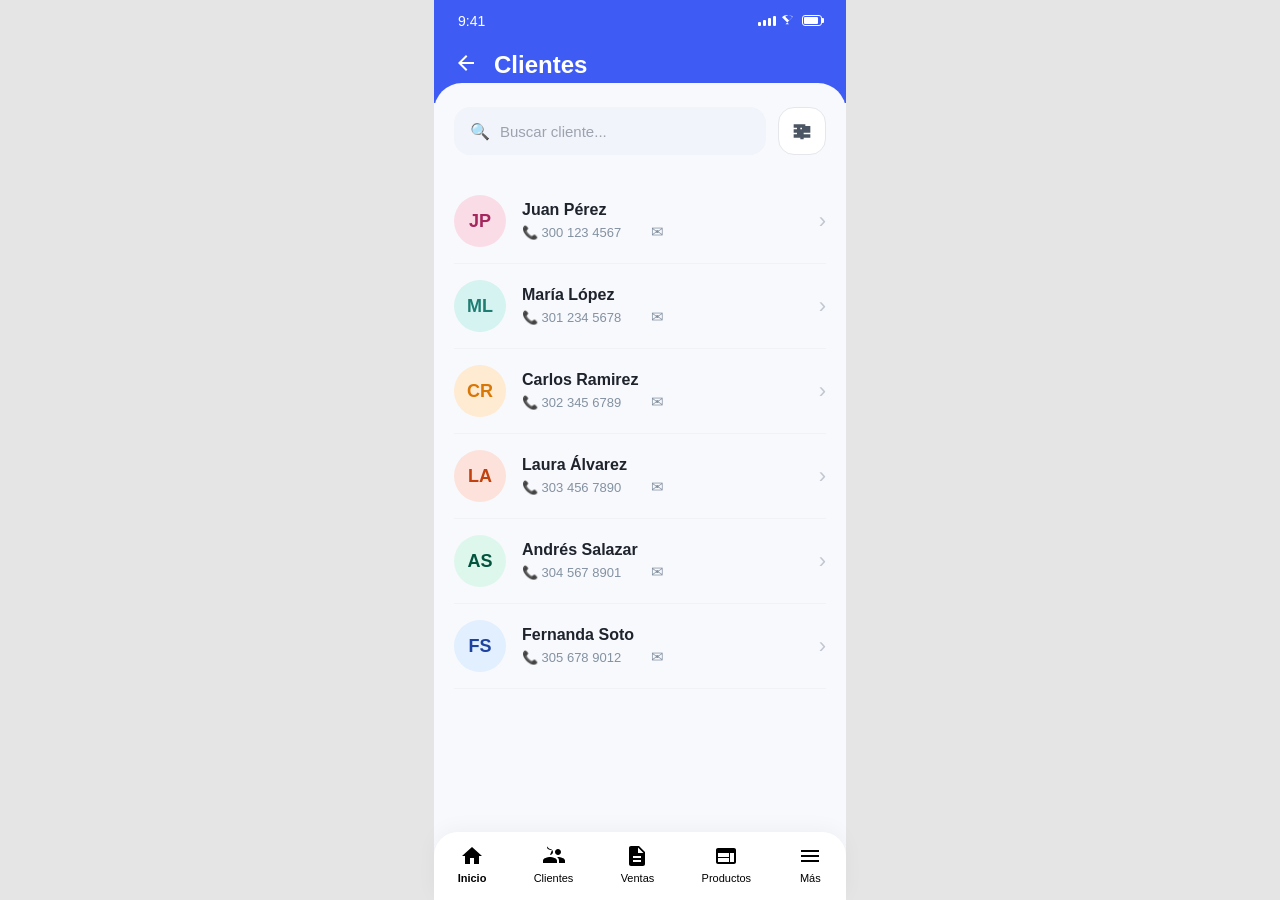
<file: paginas/clientes.html>
<!DOCTYPE html>
<html lang="es">
<head>
    <meta charset="UTF-8">
    <meta name="viewport" content="width=device-width, initial-scale=1.0">
    <title>ClienGo Clientes</title>
    <link rel="stylesheet" href="../Css/clientes.css">
</head>
<body>

    <div class="app-container content-white-bg">
        
        <div class="top-blue-container">
            <div class="status-bar">
                <div class="status-time">9:41</div>
                <div class="status-icons">
                    <div class="icon-signal">
                        <span></span><span></span><span></span><span></span>
                    </div>
                    <div class="icon-wifi">
                        <svg width="14" height="14" viewBox="0 0 24 24" fill="currentColor"><path d="M12 21l-12-12c2.4-2.4 5.6-3.7 9-3.7s6.6 1.3 9 3.7l-12 12zm0-15.5c-2.4 0-4.7.9-6.4 2.6l6.4 6.4 6.4-6.4c-1.7-1.7-4-2.6-6.4-2.6z"/></svg>
                    </div>
                    <div class="icon-battery">
                        <div class="icon-battery-level"></div>
                    </div>
                </div>
            </div>

            <header class="header-inline">
                <div class="header-back-title">
                    <a href="../index.html" style="text-decoration: none; color: inherit; display: flex; align-items: center;">
                        <div class="back-btn" style="cursor: pointer;">
                            <svg viewBox="0 0 24 24"><path d="M20 11H7.83l5.59-5.59L12 4l-8 8 8 8 1.41-1.41L7.83 13H20v-2z"/></svg>
                        </div>
                    </a>
                    <h1>Clientes</h1>
                </div>
            </header>
        </div>

        <div class="main-content">
            
            <div class="search-filter-container">
                <div class="search-box">
                    <span class="search-icon">🔍</span>
                    <input type="text" placeholder="Buscar cliente..." disabled>
                </div>
                <button class="filter-btn">
                    <svg viewBox="0 0 24 24"><path d="M3 17v2h6v-2H3zM3 5v2h10V5H3zm10 16v-2h8v-2h-8v-2h-2v6h2zM7 9v2H3v2h4v2h2V9H7zm14 4v-2H11v2h10zm-6-4h6V7h-6V5h-2v6h2V9z"/></svg>
                </button>
            </div>

            <div class="clients-list">
                
                <div class="client-item">
                    <div class="avatar-circle av-pink">JP</div>
                    <div class="client-info">
                        <h2>Juan Pérez</h2>
                        <div class="client-meta">
                            <span class="meta-phone">📞 300 123 4567</span>
                            <span class="meta-mail">✉</span>
                        </div>
                    </div>
                    <div class="arrow-right">›</div>
                </div>

                <div class="client-item">
                    <div class="avatar-circle av-teal">ML</div>
                    <div class="client-info">
                        <h2>María López</h2>
                        <div class="client-meta">
                            <span class="meta-phone">📞 301 234 5678</span>
                            <span class="meta-mail">✉</span>
                        </div>
                    </div>
                    <div class="arrow-right">›</div>
                </div>

                <div class="client-item">
                    <div class="avatar-circle av-orange">CR</div>
                    <div class="client-info">
                        <h2>Carlos Ramirez</h2>
                        <div class="client-meta">
                            <span class="meta-phone">📞 302 345 6789</span>
                            <span class="meta-mail">✉</span>
                        </div>
                    </div>
                    <div class="arrow-right">›</div>
                </div>

                <div class="client-item">
                    <div class="avatar-circle av-peach">LA</div>
                    <div class="client-info">
                        <h2>Laura Álvarez</h2>
                        <div class="client-meta">
                            <span class="meta-phone">📞 303 456 7890</span>
                            <span class="meta-mail">✉</span>
                        </div>
                    </div>
                    <div class="arrow-right">›</div>
                </div>

                <div class="client-item">
                    <div class="avatar-circle av-green">AS</div>
                    <div class="client-info">
                        <h2>Andrés Salazar</h2>
                        <div class="client-meta">
                            <span class="meta-phone">📞 304 567 8901</span>
                            <span class="meta-mail">✉</span>
                        </div>
                    </div>
                    <div class="arrow-right">›</div>
                </div>

                <div class="client-item">
                    <div class="avatar-circle av-blue">FS</div>
                    <div class="client-info">
                        <h2>Fernanda Soto</h2>
                        <div class="client-meta">
                            <span class="meta-phone">📞 305 678 9012</span>
                            <span class="meta-mail">✉</span>
                        </div>
                    </div>
                    <div class="arrow-right">›</div>
                </div>

            </div>
        </div>

    <nav class="bottom-nav">
        <a href="../index.html" class="nav-item active" style="text-decoration: none; color: inherit;">
            <svg viewBox="0 0 24 24"><path d="M10 20v-6h4v6h5v-8h3L12 3 2 12h3v8z"/></svg>
            <div>Inicio</div>
        </a>
        <a href="/paginas/clientes.html" class="nav-item" style="text-decoration: none; color: inherit;">
            <svg viewBox="0 0 24 24"><path d="M16 11c1.66 0 2.99-1.34 2.99-3S17.66 5 16 5c-1.66 0-3 1.34-3 3s1.34 3 3 3zm-8 0c1.66 0 2.99-1.34 2.99-3S9.66 5 8 5C6.34 5 5 1.34 5 3s1.34 3 5 3zm0 2c-2.33 0-7 1.17-7 3.5V19h14v-2.5c0-2.33-4.67-3.5-7-3.5zm8 0c-.29 0-.62.02-.97.05 1.16.84 1.97 1.97 1.97 3.45V19h6v-2.5c0-2.33-4.67-3.5-7-3.5z"/></svg>
            <div>Clientes</div>
        </a>
        <a href="/paginas/ventas.html" class="nav-item" style="text-decoration: none; color: inherit;">
            <svg viewBox="0 0 24 24"><path d="M14 2H6c-1.1 0-1.99.89-1.99 2L4 20c0 1.1.89 2 1.99 2H18c1.1 0 2-.9 2-2V8l-6-6zm2 16H8v-2h8v2zm0-4H8v-2h8v2zm-3-5V3.5L18.5 9H13z"/></svg>
            <div>Ventas</div>
        </a>
        <a href="/paginas/productos.html" class="nav-item" style="text-decoration: none; color: inherit;">
            <svg viewBox="0 0 24 24"><path d="M20 4H4c-1.1 0-1.99.89-1.99 2L2 18c0 1.1.9 2 2 2h16c1.1 0 2-.9 2-2V6c0-1.1-.9-2-2-2zm-5 14H4v-4h11v4zm0-5H4V9h11v4zm5 5h-4V9h4v9z"/></svg>
            <div>Productos</div>
        </a>
        <a href="/paginas/otros.html" class="nav-item" style="text-decoration: none; color: inherit;">
            <svg viewBox="0 0 24 24"><path d="M3 18h18v-2H3v2zm0-5h18v-2H3v2zm0-7v2h18V6H3z"/></svg>
            <div>Más</div>
        </a>
    </nav>
    
    </div>
</body>
</html>
</file>
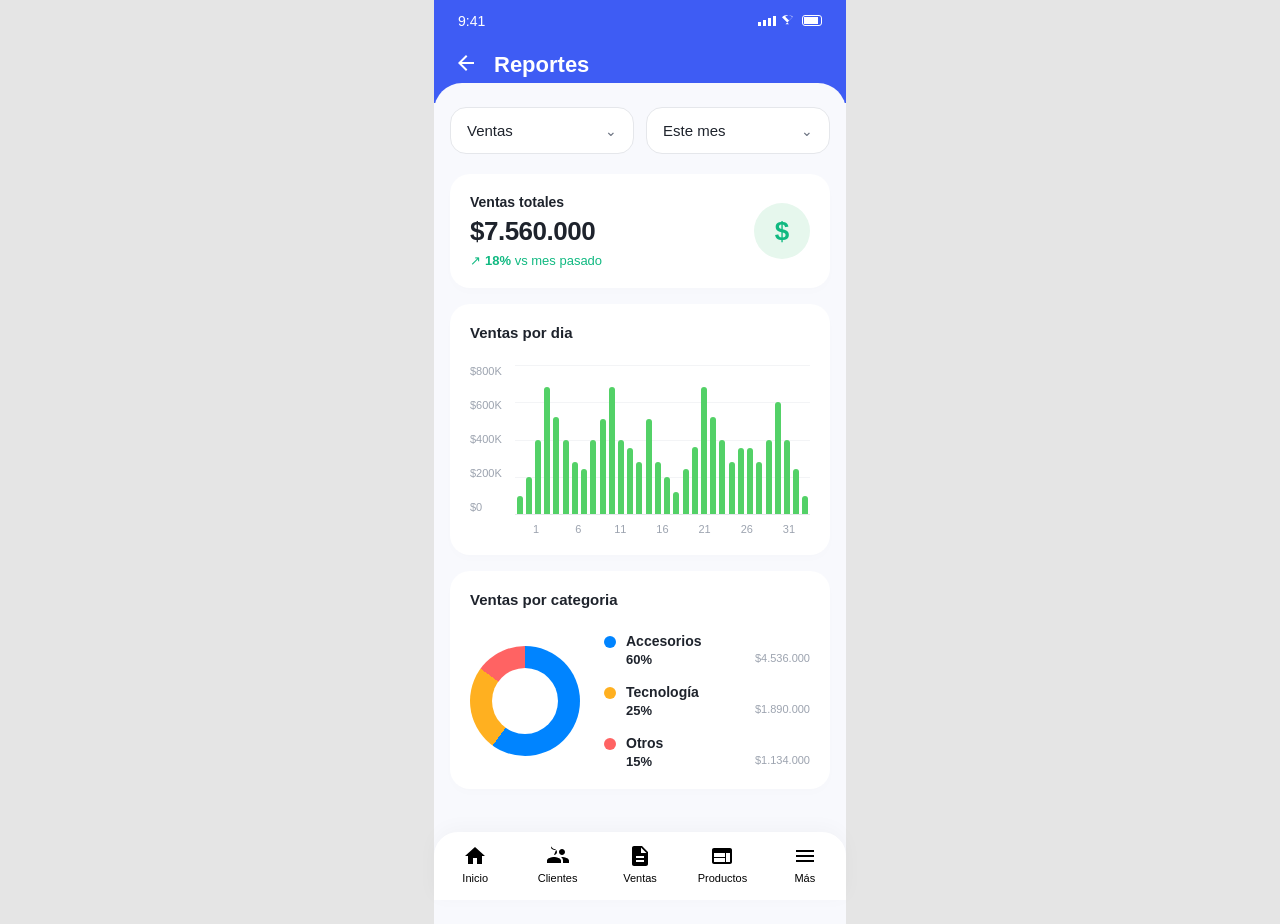
<file: paginas/dashboard.html>
<!DOCTYPE html>
<html lang="es">
<head>
    <meta charset="UTF-8">
    <meta name="viewport" content="width=device-width, initial-scale=1.0">
    <title>ClienGo Dashboard</title>
    <link rel="stylesheet" href="../Css/dashboard.css">
</head>
<body>

    <div class="app-container content-white-bg">
        
        <div class="top-blue-container">
            <div class="status-bar">
                <div class="status-time">9:41</div>
                <div class="status-icons">
                    <div class="icon-signal">
                        <span></span><span></span><span></span><span></span>
                    </div>
                    <div class="icon-wifi">
                        <svg width="14" height="14" viewBox="0 0 24 24" fill="currentColor"><path d="M12 21l-12-12c2.4-2.4 5.6-3.7 9-3.7s6.6 1.3 9 3.7l-12 12zm0-15.5c-2.4 0-4.7.9-6.4 2.6l6.4 6.4 6.4-6.4c-1.7-1.7-4-2.6-6.4-2.6z"/></svg>
                    </div>
                    <div class="icon-battery">
                        <div class="icon-battery-level"></div>
                    </div>
                </div>
            </div>

            <header class="header-inline">
                <div class="header-back-title">
                    <a href="../index.html" style="text-decoration: none; color: inherit; display: flex; align-items: center;">
                        <div class="back-btn" style="cursor: pointer;">
                            <svg viewBox="0 0 24 24"><path d="M20 11H7.83l5.59-5.59L12 4l-8 8 8 8 1.41-1.41L7.83 13H20v-2z"/></svg>
                        </div>
                    </a>
                    <h1>Reportes</h1>
                </div>
            </header>
        </div>

        <div class="main-content">
            
            <div class="filters-container">
                <div class="filter-select">
                    <span>Ventas</span>
                    <span class="arrow-down">⌄</span>
                </div>
                <div class="filter-select">
                    <span>Este mes</span>
                    <span class="arrow-down">⌄</span>
                </div>
            </div>

            <div class="card-report total-sales-card">
                <div class="sales-info">
                    <p class="card-title">Ventas totales</p>
                    <p class="sales-amount">$7.560.000</p>
                    <div class="trend-green">
                        <span class="arrow-up">↗</span>
                        <span><strong>18%</strong> vs mes pasado</span>
                    </div>
                </div>
                <div class="badge-money-icon">$</div>
            </div>

            <div class="card-report">
                <p class="card-title-dark">Ventas por dia</p>
                
                <div class="bar-chart-container">
                    <div class="y-axis">
                        <span>$800K</span>
                        <span>$600K</span>
                        <span>$400K</span>
                        <span>$200K</span>
                        <span>$0</span>
                    </div>
                    
                    <div class="chart-bars-area">
                        <div class="grid-line line-1"></div>
                        <div class="grid-line line-2"></div>
                        <div class="grid-line line-3"></div>
                        <div class="grid-line line-4"></div>

                        <div class="bar-wrapper"><div class="bar" style="height: 12%;"></div></div>
                        <div class="bar-wrapper"><div class="bar" style="height: 25%;"></div></div>
                        <div class="bar-wrapper"><div class="bar" style="height: 50%;"></div></div>
                        <div class="bar-wrapper"><div class="bar" style="height: 85%;"></div></div>
                        <div class="bar-wrapper"><div class="bar" style="height: 65%;"></div></div>
                        <div class="bar-wrapper"><div class="bar" style="height: 50%;"></div></div>
                        <div class="bar-wrapper"><div class="bar" style="height: 35%;"></div></div>
                        <div class="bar-wrapper"><div class="bar" style="height: 30%;"></div></div>
                        <div class="bar-wrapper"><div class="bar" style="height: 50%;"></div></div>
                        <div class="bar-wrapper"><div class="bar" style="height: 64%;"></div></div>
                        <div class="bar-wrapper"><div class="bar" style="height: 85%;"></div></div>
                        <div class="bar-wrapper"><div class="bar" style="height: 50%;"></div></div>
                        <div class="bar-wrapper"><div class="bar" style="height: 44%;"></div></div>
                        <div class="bar-wrapper"><div class="bar" style="height: 35%;"></div></div>
                        <div class="bar-wrapper"><div class="bar" style="height: 64%;"></div></div>
                        <div class="bar-wrapper"><div class="bar" style="height: 35%;"></div></div>
                        <div class="bar-wrapper"><div class="bar" style="height: 25%;"></div></div>
                        <div class="bar-wrapper"><div class="bar" style="height: 15%;"></div></div>
                        <div class="bar-wrapper"><div class="bar" style="height: 30%;"></div></div>
                        <div class="bar-wrapper"><div class="bar" style="height: 45%;"></div></div>
                        <div class="bar-wrapper"><div class="bar" style="height: 85%;"></div></div>
                        <div class="bar-wrapper"><div class="bar" style="height: 65%;"></div></div>
                        <div class="bar-wrapper"><div class="bar" style="height: 50%;"></div></div>
                        <div class="bar-wrapper"><div class="bar" style="height: 35%;"></div></div>
                        <div class="bar-wrapper"><div class="bar" style="height: 44%;"></div></div>
                        <div class="bar-wrapper"><div class="bar" style="height: 44%;"></div></div>
                        <div class="bar-wrapper"><div class="bar" style="height: 35%;"></div></div>
                        <div class="bar-wrapper"><div class="bar" style="height: 50%;"></div></div>
                        <div class="bar-wrapper"><div class="bar" style="height: 75%;"></div></div>
                        <div class="bar-wrapper"><div class="bar" style="height: 50%;"></div></div>
                        <div class="bar-wrapper"><div class="bar" style="height: 30%;"></div></div>
                        <div class="bar-wrapper"><div class="bar" style="height: 12%;"></div></div>
                    </div>
                </div>

                <div class="x-axis">
                    <span>1</span>
                    <span>6</span>
                    <span>11</span>
                    <span>16</span>
                    <span>21</span>
                    <span>26</span>
                    <span>31</span>
                </div>
            </div>

            <div class="card-report">
                <p class="card-title-dark">Ventas por categoria</p>
                
                <div class="category-chart-section">
                    <div class="donut-chart"></div>
                    
                    <div class="chart-legend-list">
                        <div class="legend-item">
                            <span class="dot-color blue-dot"></span>
                            <div class="legend-info">
                                <span class="category-name">Accesorios</span>
                                <div class="category-numbers">
                                    <span class="percentage">60%</span>
                                    <span class="money">$4.536.000</span>
                                </div>
                            </div>
                        </div>
                        <div class="legend-item">
                            <span class="dot-color orange-dot"></span>
                            <div class="legend-info">
                                <span class="category-name">Tecnología</span>
                                <div class="category-numbers">
                                    <span class="percentage">25%</span>
                                    <span class="money">$1.890.000</span>
                                </div>
                            </div>
                        </div>
                        <div class="legend-item">
                            <span class="dot-color red-dot"></span>
                            <div class="legend-info">
                                <span class="category-name">Otros</span>
                                <div class="category-numbers">
                                    <span class="percentage">15%</span>
                                    <span class="money">$1.134.000</span>
                                </div>
                            </div>
                        </div>
                    </div>
                </div>
            </div>

        </div>

    <nav class="bottom-nav">
        <a href="../index.html" class="nav-item active" style="text-decoration: none; color: inherit;">
            <svg viewBox="0 0 24 24"><path d="M10 20v-6h4v6h5v-8h3L12 3 2 12h3v8z"/></svg>
            <div>Inicio</div>
        </a>
        <a href="/paginas/clientes.html" class="nav-item" style="text-decoration: none; color: inherit;">
            <svg viewBox="0 0 24 24"><path d="M16 11c1.66 0 2.99-1.34 2.99-3S17.66 5 16 5c-1.66 0-3 1.34-3 3s1.34 3 3 3zm-8 0c1.66 0 2.99-1.34 2.99-3S9.66 5 8 5C6.34 5 5 1.34 5 3s1.34 3 5 3zm0 2c-2.33 0-7 1.17-7 3.5V19h14v-2.5c0-2.33-4.67-3.5-7-3.5zm8 0c-.29 0-.62.02-.97.05 1.16.84 1.97 1.97 1.97 3.45V19h6v-2.5c0-2.33-4.67-3.5-7-3.5z"/></svg>
            <div>Clientes</div>
        </a>
        <a href="/paginas/ventas.html" class="nav-item" style="text-decoration: none; color: inherit;">
            <svg viewBox="0 0 24 24"><path d="M14 2H6c-1.1 0-1.99.89-1.99 2L4 20c0 1.1.89 2 1.99 2H18c1.1 0 2-.9 2-2V8l-6-6zm2 16H8v-2h8v2zm0-4H8v-2h8v2zm-3-5V3.5L18.5 9H13z"/></svg>
            <div>Ventas</div>
        </a>
        <a href="/paginas/productos.html" class="nav-item" style="text-decoration: none; color: inherit;">
            <svg viewBox="0 0 24 24"><path d="M20 4H4c-1.1 0-1.99.89-1.99 2L2 18c0 1.1.9 2 2 2h16c1.1 0 2-.9 2-2V6c0-1.1-.9-2-2-2zm-5 14H4v-4h11v4zm0-5H4V9h11v4zm5 5h-4V9h4v9z"/></svg>
            <div>Productos</div>
        </a>
        <a href="/paginas/otros.html" class="nav-item" style="text-decoration: none; color: inherit;">
            <svg viewBox="0 0 24 24"><path d="M3 18h18v-2H3v2zm0-5h18v-2H3v2zm0-7v2h18V6H3z"/></svg>
            <div>Más</div>
        </a>
    </nav>

    </div>

</body>
</html>
</file>
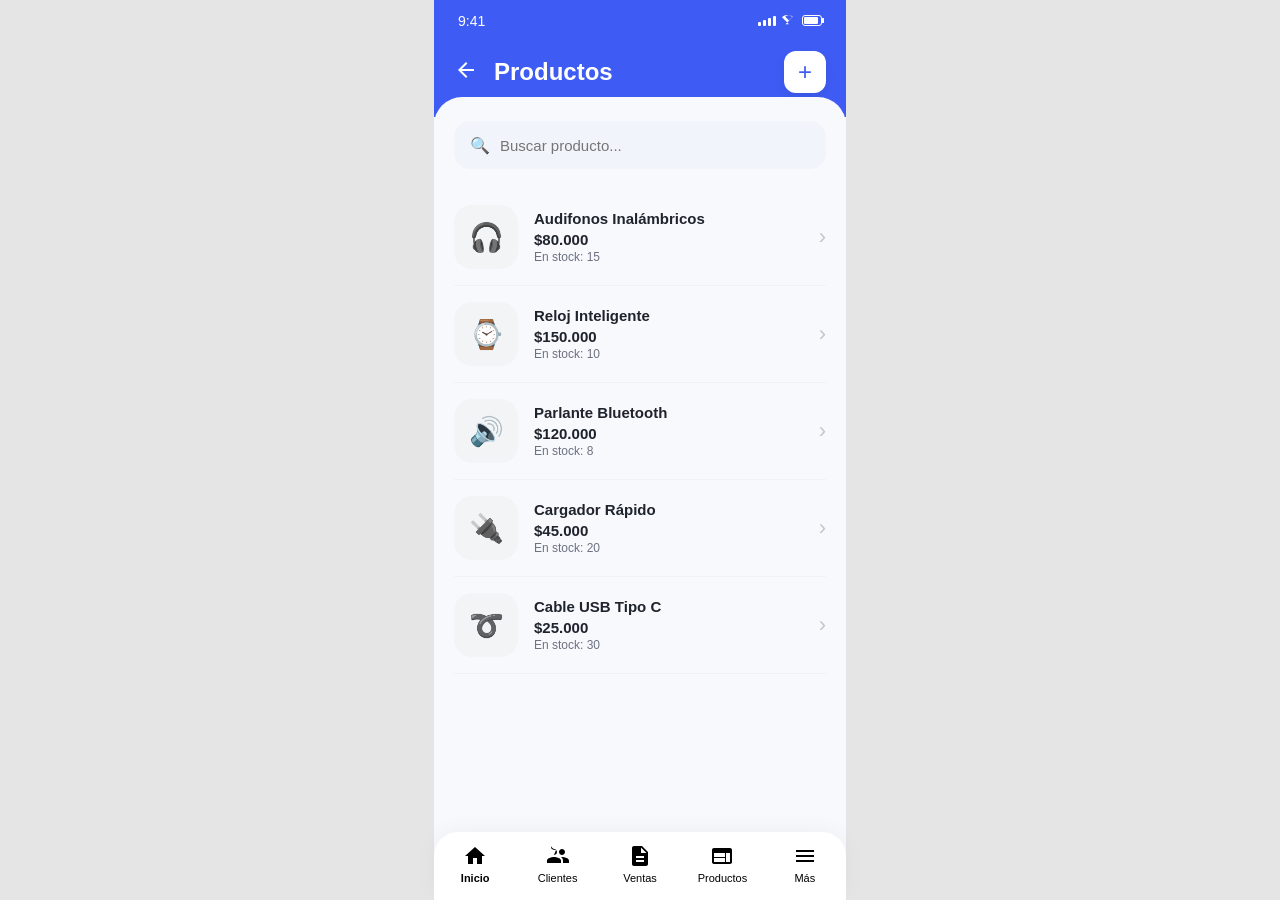
<file: paginas/productos.html>
<!DOCTYPE html>
<html lang="es">
<head>
    <meta charset="UTF-8">
    <meta name="viewport" content="width=device-width, initial-scale=1.0">
    <title>ClienGo Productos</title>
    <link rel="stylesheet" href="../Css/productos.css">
</head>
<body>

    <div class="app-container content-white-bg">
        
        <div class="top-blue-container">
            <div class="status-bar">
                <div class="status-time">9:41</div>
                <div class="status-icons">
                    <div class="icon-signal">
                        <span></span><span></span><span></span><span></span>
                    </div>
                    <div class="icon-wifi">
                        <svg width="14" height="14" viewBox="0 0 24 24" fill="currentColor"><path d="M12 21l-12-12c2.4-2.4 5.6-3.7 9-3.7s6.6 1.3 9 3.7l-12 12zm0-15.5c-2.4 0-4.7.9-6.4 2.6l6.4 6.4 6.4-6.4c-1.7-1.7-4-2.6-6.4-2.6z"/></svg>
                    </div>
                    <div class="icon-battery">
                        <div class="icon-battery-level"></div>
                    </div>
                </div>
            </div>

        <header class="header-inline">
            <div class="header-back-title">
                <a href="../index.html" style="text-decoration: none; color: inherit; display: flex; align-items: center;">
                    <div class="back-btn" style="cursor: pointer;">
                        <svg viewBox="0 0 24 24"><path d="M20 11H7.83l5.59-5.59L12 4l-8 8 8 8 1.41-1.41L7.83 13H20v-2z"/></svg>
                    </div>
                </a>
                <h1>Productos</h1>
            </div>
            <button class="add-btn">+</button>
        </header>
    </div>

        <div class="main-content">
            
            <div class="search-container">
                <div class="search-box">
                    <span class="search-icon">🔍</span>
                    <input type="text" placeholder="Buscar producto..." disabled>
                </div>
            </div>

            <div class="products-list">
                
                <div class="product-item">
                    <div class="product-img-wrapper">🎧</div>
                    <div class="product-info">
                        <h2>Audifonos Inalámbricos</h2>
                        <p class="product-price">$80.000</p>
                        <p class="product-stock">En stock: 15</p>
                    </div>
                    <div class="arrow-right">›</div>
                </div>

                <div class="product-item">
                    <div class="product-img-wrapper">⌚</div>
                    <div class="product-info">
                        <h2>Reloj Inteligente</h2>
                        <p class="product-price">$150.000</p>
                        <p class="product-stock">En stock: 10</p>
                    </div>
                    <div class="arrow-right">›</div>
                </div>

                <div class="product-item">
                    <div class="product-img-wrapper">🔊</div>
                    <div class="product-info">
                        <h2>Parlante Bluetooth</h2>
                        <p class="product-price">$120.000</p>
                        <p class="product-stock">En stock: 8</p>
                    </div>
                    <div class="arrow-right">›</div>
                </div>

                <div class="product-item">
                    <div class="product-img-wrapper">🔌</div>
                    <div class="product-info">
                        <h2>Cargador Rápido</h2>
                        <p class="product-price">$45.000</p>
                        <p class="product-stock">En stock: 20</p>
                    </div>
                    <div class="arrow-right">›</div>
                </div>

                <div class="product-item">
                    <div class="product-img-wrapper">➰</div>
                    <div class="product-info">
                        <h2>Cable USB Tipo C</h2>
                        <p class="product-price">$25.000</p>
                        <p class="product-stock">En stock: 30</p>
                    </div>
                    <div class="arrow-right">›</div>
                </div>

            </div>
        </div>

    <nav class="bottom-nav">
        <a href="../index.html" class="nav-item active" style="text-decoration: none; color: inherit;">
            <svg viewBox="0 0 24 24"><path d="M10 20v-6h4v6h5v-8h3L12 3 2 12h3v8z"/></svg>
            <div>Inicio</div>
        </a>
        <a href="/paginas/clientes.html" class="nav-item" style="text-decoration: none; color: inherit;">
            <svg viewBox="0 0 24 24"><path d="M16 11c1.66 0 2.99-1.34 2.99-3S17.66 5 16 5c-1.66 0-3 1.34-3 3s1.34 3 3 3zm-8 0c1.66 0 2.99-1.34 2.99-3S9.66 5 8 5C6.34 5 5 1.34 5 3s1.34 3 5 3zm0 2c-2.33 0-7 1.17-7 3.5V19h14v-2.5c0-2.33-4.67-3.5-7-3.5zm8 0c-.29 0-.62.02-.97.05 1.16.84 1.97 1.97 1.97 3.45V19h6v-2.5c0-2.33-4.67-3.5-7-3.5z"/></svg>
            <div>Clientes</div>
        </a>
        <a href="/paginas/ventas.html" class="nav-item" style="text-decoration: none; color: inherit;">
            <svg viewBox="0 0 24 24"><path d="M14 2H6c-1.1 0-1.99.89-1.99 2L4 20c0 1.1.89 2 1.99 2H18c1.1 0 2-.9 2-2V8l-6-6zm2 16H8v-2h8v2zm0-4H8v-2h8v2zm-3-5V3.5L18.5 9H13z"/></svg>
            <div>Ventas</div>
        </a>
        <a href="/paginas/productos.html" class="nav-item" style="text-decoration: none; color: inherit;">
            <svg viewBox="0 0 24 24"><path d="M20 4H4c-1.1 0-1.99.89-1.99 2L2 18c0 1.1.9 2 2 2h16c1.1 0 2-.9 2-2V6c0-1.1-.9-2-2-2zm-5 14H4v-4h11v4zm0-5H4V9h11v4zm5 5h-4V9h4v9z"/></svg>
            <div>Productos</div>
        </a>
        <a href="/paginas/otros.html" class="nav-item" style="text-decoration: none; color: inherit;">
            <svg viewBox="0 0 24 24"><path d="M3 18h18v-2H3v2zm0-5h18v-2H3v2zm0-7v2h18V6H3z"/></svg>
            <div>Más</div>
        </a>
    </nav>

    </div>

</body>
</html>
</file>
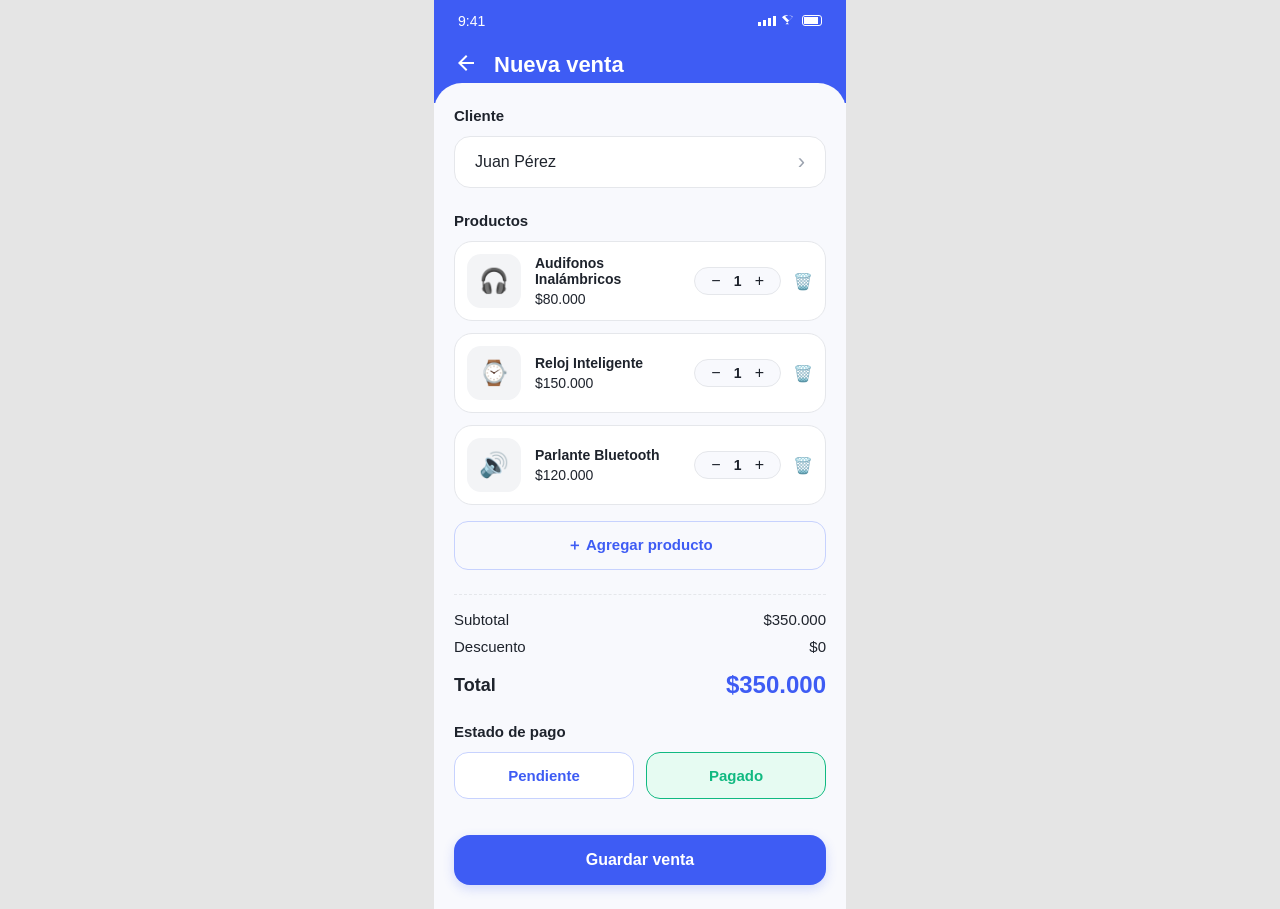
<file: paginas/ventas.html>
<!DOCTYPE html>
<html lang="es">
<head>
    <meta charset="UTF-8">
    <meta name="viewport" content="width=device-width, initial-scale=1.0">
    <title>ClienGo Ventas</title>
    <link rel="stylesheet" href="../Css/ventas.css">
</head>
<body>

    <div class="app-container content-white-bg">
        
        <div class="top-blue-container">
            <div class="status-bar">
                <div class="status-time">9:41</div>
                <div class="status-icons">
                    <div class="icon-signal">
                        <span></span><span></span><span></span><span></span>
                    </div>
                    <div class="icon-wifi">
                        <svg width="14" height="14" viewBox="0 0 24 24" fill="currentColor"><path d="M12 21l-12-12c2.4-2.4 5.6-3.7 9-3.7s6.6 1.3 9 3.7l-12 12zm0-15.5c-2.4 0-4.7.9-6.4 2.6l6.4 6.4 6.4-6.4c-1.7-1.7-4-2.6-6.4-2.6z"/></svg>
                    </div>
                    <div class="icon-battery">
                        <div class="icon-battery-level"></div>
                    </div>
                </div>
            </div>

        <header class="header-inline">
            <div class="header-back-title">
                <a href="../index.html" style="text-decoration: none; color: inherit; display: flex; align-items: center;">
                    <div class="back-btn" style="cursor: pointer;">
                        <svg viewBox="0 0 24 24"><path d="M20 11H7.83l5.59-5.59L12 4l-8 8 8 8 1.41-1.41L7.83 13H20v-2z"/></svg>
                    </div>
                </a>
                <h1>Nueva venta</h1>
            </div>
        </header>
        </div>

        <div class="main-content">
            
            <div class="form-group">
                <label class="section-label">Cliente</label>
                <div class="select-client-box">
                    <span>Juan Pérez</span>
                    <span class="arrow-select">›</span>
                </div>
            </div>

            <div class="form-group">
                <label class="section-label">Productos</label>
                
                <div class="product-card">
                    <div class="product-img-placeholder">🎧</div>
                    <div class="product-details">
                        <h3>Audifonos Inalámbricos</h3>
                        <p class="product-price">$80.000</p>
                    </div>
                    <div class="product-actions">
                        <div class="stepper">
                            <button class="step-btn">−</button>
                            <span class="step-value">1</span>
                            <button class="step-btn">+</button>
                        </div>
                        <button class="delete-btn">🗑️</button>
                    </div>
                </div>

                <div class="product-card">
                    <div class="product-img-placeholder">⌚</div>
                    <div class="product-details">
                        <h3>Reloj Inteligente</h3>
                        <p class="product-price">$150.000</p>
                    </div>
                    <div class="product-actions">
                        <div class="stepper">
                            <button class="step-btn">−</button>
                            <span class="step-value">1</span>
                            <button class="step-btn">+</button>
                        </div>
                        <button class="delete-btn">🗑️</button>
                    </div>
                </div>

                <div class="product-card">
                    <div class="product-img-placeholder">🔊</div>
                    <div class="product-details">
                        <h3>Parlante Bluetooth</h3>
                        <p class="product-price">$120.000</p>
                    </div>
                    <div class="product-actions">
                        <div class="stepper">
                            <button class="step-btn">−</button>
                            <span class="step-value">1</span>
                            <button class="step-btn">+</button>
                        </div>
                        <button class="delete-btn">🗑️</button>
                    </div>
                </div>

                <button class="add-product-btn">＋ Agregar producto</button>
            </div>

            <div class="totals-section">
                <div class="total-row">
                    <span class="total-label">Subtotal</span>
                    <span class="total-value">$350.000</span>
                </div>
                <div class="total-row">
                    <span class="total-label">Descuento</span>
                    <span class="total-value">$0</span>
                </div>
                <div class="total-row main-total">
                    <span class="total-label">Total</span>
                    <span class="total-value-highlight">$350.000</span>
                </div>
            </div>

            <div class="form-group">
                <label class="section-label">Estado de pago</label>
                <div class="payment-status-container">
                    <button class="status-option option-pending">Pendiente</button>
                    <button class="status-option option-paid active">Pagado</button>
                </div>
            </div>

            <button class="save-sale-btn">Guardar venta</button>

        </div>
    </div>

</body>
</html>
</file>
<file: Css/clientes.css>
/* --- RESET & VARIABLES GLOBALES --- */
* {
    margin: 0;
    padding: 0;
    box-sizing: border-box;
    font-family: -apple-system, BlinkMacSystemFont, "Segoe UI", Roboto, Helvetica, Arial, sans-serif;
}

:root {
    --primary-blue: #3E5CF4; /* Tono azul vibrante de ClienGo */
    --light-gray-bg: #F8F9FD;
    --text-dark: #1E232C;
    --text-muted: #8391A1;
    --text-white: #FFFFFF;
    
    /* Paleta de colores pastel para los Avatares de clientes */
    --av-pink: #FADCE6;
    --av-pink-txt: #A6265E;
    --av-teal: #D5F3F0;
    --av-teal-txt: #1E7E74;
    --av-orange: #FFEAD2;
    --av-orange-txt: #D97706;
    --av-peach: #FCE2DB;
    --av-peach-txt: #C2410C;
    --av-green: #DEF7EC;
    --av-green-txt: #03543F;
    --av-blue: #E1EFFE;
    --av-blue-txt: #1E429F;
}

body {
    background-color: #E5E5E5;
    display: flex;
    justify-content: center;
    min-height: 100vh;
}

/* Teléfono contenedor */
.app-container {
    width: 100%;
    max-width: 412px;
    background-color: var(--primary-blue);
    min-height: 100vh;
    position: relative;
    padding-bottom: 90px;
    display: flex;
    flex-direction: column;
}

/* Modificador para fondo predominantemente claro */
.content-white-bg {
    background-color: var(--light-gray-bg);
}

/* --- BLOQUE AZUL SUPERIOR --- */
.top-blue-container {
    background-color: var(--primary-blue);
    padding-bottom: 24px;
}

/* Status Bar */
.status-bar {
    display: flex;
    justify-content: space-between;
    align-items: center;
    padding: 12px 24px;
    color: var(--text-white);
    font-size: 14px;
    font-weight: 500;
}

.status-icons {
    display: flex;
    gap: 6px;
    align-items: center;
}

.icon-signal {
    display: flex;
    align-items: flex-end;
    gap: 2px;
    height: 10px;
}
.icon-signal span {
    width: 3px;
    background-color: currentColor;
    border-radius: 1px;
}
.icon-signal span:nth-child(1) { height: 4px; }
.icon-signal span:nth-child(2) { height: 6px; }
.icon-signal span:nth-child(3) { height: 8px; }
.icon-signal span:nth-child(4) { height: 10px; }

.icon-battery {
    width: 20px;
    height: 11px;
    border: 1px solid currentColor;
    border-radius: 3px;
    position: relative;
    padding: 1px;
}
.icon-battery::after {
    content: '';
    position: absolute;
    right: -3px;
    top: 2px;
    width: 2px;
    height: 5px;
    background-color: currentColor;
    border-radius: 0 1px 1px 0;
}
.icon-battery-level {
    height: 100%;
    width: 85%;
    background-color: currentColor;
    border-radius: 1px;
}

/* Header */
.header-inline {
    display: flex;
    justify-content: space-between;
    align-items: center;
    padding: 10px 20px 0 20px;
    color: var(--text-white);
}

.header-back-title {
    display: flex;
    align-items: center;
    gap: 16px;
}

.back-btn svg {
    width: 24px;
    height: 24px;
    fill: currentColor;
    cursor: pointer;
}

.header-back-title h1 {
    font-size: 24px;
    font-weight: 600;
}

.add-btn {
    width: 42px;
    height: 42px;
    border-radius: 12px;
    background-color: var(--text-white);
    color: var(--primary-blue);
    border: none;
    font-size: 24px;
    font-weight: 500;
    display: flex;
    justify-content: center;
    align-items: center;
    cursor: pointer;
    box-shadow: 0 4px 10px rgba(0, 0, 0, 0.08);
}

/* --- CUERPO PRINCIPAL CON CURVAS REALES --- */
.main-content {
    background-color: var(--light-gray-bg);
    border-top-left-radius: 28px;
    border-top-right-radius: 28px;
    margin-top: -20px;
    padding: 24px 20px;
    flex-grow: 1;
}

/* Buscador y Filtro */
.search-filter-container {
    display: flex;
    gap: 12px;
    margin-bottom: 24px;
}

.search-box {
    background-color: #F1F4FA;
    border-radius: 16px;
    display: flex;
    align-items: center;
    padding: 0 16px;
    flex-grow: 1;
    height: 48px;
}

.search-icon {
    font-size: 16px;
    color: var(--text-muted);
    margin-right: 10px;
}

.search-box input {
    border: none;
    background: transparent;
    font-size: 15px;
    width: 100%;
    color: var(--text-dark);
    outline: none;
}

.search-box input::placeholder {
    color: #9CA3AF;
}

.filter-btn {
    width: 48px;
    height: 48px;
    border-radius: 16px;
    background-color: var(--text-white);
    border: 1px solid #E5E7EB;
    display: flex;
    justify-content: center;
    align-items: center;
    cursor: pointer;
}

.filter-btn svg {
    width: 20px;
    height: 20px;
    fill: none;
    stroke: #4B5563;
    stroke-width: 2;
}

/* --- LISTA DE CLIENTES --- */
.clients-list {
    display: flex;
    flex-direction: column;
}

.client-item {
    display: flex;
    align-items: center;
    background-color: transparent;
    padding: 16px 0;
    border-bottom: 1px solid #F0F2F5; /* Separador sutil */
    position: relative;
}

/* Círculos con las iniciales */
.avatar-circle {
    width: 52px;
    height: 52px;
    border-radius: 50%;
    display: flex;
    justify-content: center;
    align-items: center;
    font-size: 18px;
    font-weight: 600;
    margin-right: 16px;
    flex-shrink: 0;
}

/* Clases de colores individuales basados en la imagen */
.av-pink { background-color: var(--av-pink); color: var(--av-pink-txt); }
.av-teal { background-color: var(--av-teal); color: var(--av-teal-txt); }
.av-orange { background-color: var(--av-orange); color: var(--av-orange-txt); }
.av-peach { background-color: var(--av-peach); color: var(--av-peach-txt); }
.av-green { background-color: var(--av-green); color: var(--av-green-txt); }
.av-blue { background-color: var(--av-blue); color: var(--av-blue-txt); }

.client-info {
    flex-grow: 1;
}

.client-info h2 {
    font-size: 16px;
    font-weight: 600;
    color: var(--text-dark);
    margin-bottom: 4px;
}

.client-meta {
    display: flex;
    align-items: center;
    gap: 30px; /* Separación amplia como en el diseño */
}

.meta-phone {
    font-size: 13px;
    color: var(--text-muted);
    font-weight: 400;
}

.meta-mail {
    font-size: 15px;
    color: var(--text-muted);
}

.arrow-right {
    font-size: 22px;
    color: #C1C7D0;
    font-weight: 300;
    padding-left: 10px;
}

/* --- MENÚ DE NAVEGACIÓN INFERIOR --- */
.bottom-nav {
    position: fixed;
    bottom: 0;
    width: 100%;
    max-width: 412px;
    background-color: var(--text-white);
    display: flex;
    justify-content: space-around;
    align-items: center;
    padding: 12px 0 16px 0;
    border-top-left-radius: 24px;
    border-top-right-radius: 24px;
    box-shadow: 0 -4px 20px rgba(0, 0, 0, 0.04);
    z-index: 10;
}

.nav-item {
    display: flex;
    flex-direction: column;
    align-items: center;
    color: #9CA3AF;
    font-size: 11px;
    font-weight: 500;
    text-decoration: none;
    gap: 4px;
    cursor: pointer;
}

.nav-item.active {
    color: var(--primary-blue);
    font-weight: 600;
}

.nav-item svg {
    width: 24px;
    height: 24px;
    fill: currentColor;
}
</file>
<file: Css/dashboard.css>
/* --- RESET & VARIABLES --- */
* {
    margin: 0;
    padding: 0;
    box-sizing: border-box;
    font-family: -apple-system, BlinkMacSystemFont, "Segoe UI", Roboto, Helvetica, Arial, sans-serif;
}

:root {
    --primary-blue: #3E5CF4;
    --light-gray-bg: #F8F9FD;
    --text-dark: #1E232C;
    --text-muted: #9CA3AF;
    --text-white: #FFFFFF;
    --chart-green: #53D167;
}

body {
    background-color: #E5E5E5;
    display: flex;
    justify-content: center;
    min-height: 100vh;
}

/* Base de Pantalla Móvil */
.app-container {
    width: 100%;
    max-width: 412px;
    background-color: var(--primary-blue);
    min-height: 100vh;
    position: relative;
    padding-bottom: 95px;
    display: flex;
    flex-direction: column;
}

.content-white-bg {
    background-color: var(--light-gray-bg);
}

/* --- ZONA SUPERIOR AZUL --- */
.top-blue-container {
    background-color: var(--primary-blue);
    padding-bottom: 24px;
}

.status-bar {
    display: flex;
    justify-content: space-between;
    align-items: center;
    padding: 12px 24px;
    color: var(--text-white);
    font-size: 14px;
}

.status-icons {
    display: flex;
    gap: 6px;
    align-items: center;
}

.icon-signal {
    display: flex;
    align-items: flex-end;
    gap: 2px;
    height: 10px;
}
.icon-signal span {
    width: 3px;
    background-color: currentColor;
}
.icon-signal span:nth-child(1) { height: 4px; }
.icon-signal span:nth-child(2) { height: 6px; }
.icon-signal span:nth-child(3) { height: 8px; }
.icon-signal span:nth-child(4) { height: 10px; }

.icon-battery {
    width: 20px;
    height: 11px;
    border: 1px solid currentColor;
    border-radius: 3px;
    position: relative;
    padding: 1px;
}
.icon-battery-level {
    height: 100%;
    width: 85%;
    background-color: currentColor;
}

.header-inline {
    display: flex;
    align-items: center;
    padding: 10px 20px 0 20px;
    color: var(--text-white);
}

.header-back-title {
    display: flex;
    align-items: center;
    gap: 16px;
}

.back-btn svg {
    width: 24px;
    height: 24px;
    fill: currentColor;
}

.header-back-title h1 {
    font-size: 22px;
    font-weight: 600;
}

/* --- CUERPO PRINCIPAL BLANCO --- */
.main-content {
    background-color: var(--light-gray-bg);
    border-top-left-radius: 28px;
    border-top-right-radius: 28px;
    margin-top: -20px;
    padding: 24px 16px;
    flex-grow: 1;
}

/* Filtros Superiores Dropdown */
.filters-container {
    display: flex;
    gap: 12px;
    margin-bottom: 20px;
}

.filter-select {
    flex: 1;
    background-color: var(--text-white);
    border: 1px solid #E5E7EB;
    border-radius: 16px;
    padding: 14px 16px;
    display: flex;
    justify-content: space-between;
    align-items: center;
    font-size: 15px;
    color: var(--text-dark);
    font-weight: 500;
}

.arrow-down {
    color: #6B7280;
    font-size: 14px;
}

/* Estructura Base de Tarjetas */
.card-report {
    background-color: var(--text-white);
    border-radius: 20px;
    padding: 20px;
    margin-bottom: 16px;
    box-shadow: 0 4px 10px rgba(0, 0, 0, 0.01);
}

/* Tarjeta Ventas Totales */
.total-sales-card {
    display: flex;
    justify-content: space-between;
    align-items: center;
}

.card-title {
    font-size: 14px;
    color: var(--text-dark);
    font-weight: 600;
    margin-bottom: 6px;
}

.sales-amount {
    font-size: 26px;
    font-weight: 700;
    color: var(--text-dark);
    margin-bottom: 6px;
    letter-spacing: -0.5px;
}

.trend-green {
    display: flex;
    align-items: center;
    gap: 4px;
    color: #10B981;
    font-size: 13px;
}

.trend-green span strong {
    font-weight: 600;
}

.badge-money-icon {
    width: 56px;
    height: 56px;
    background-color: #E6F7ED;
    color: #10B981;
    border-radius: 50%;
    display: flex;
    justify-content: center;
    align-items: center;
    font-size: 26px;
    font-weight: 600;
}

/* Títulos internos oscuros */
.card-title-dark {
    font-size: 15px;
    font-weight: 700;
    color: var(--text-dark);
    margin-bottom: 24px;
}

/* --- GRÁFICA DE BARRAS VERTICALES --- */
.bar-chart-container {
    display: flex;
    height: 150px;
    position: relative;
}

.y-axis {
    display: flex;
    flex-direction: column;
    justify-content: space-between;
    font-size: 11px;
    color: var(--text-muted);
    width: 45px;
    padding-bottom: 2px;
}

.chart-bars-area {
    flex-grow: 1;
    display: flex;
    align-items: flex-end; /* Alinea las barras al suelo */
    justify-content: space-between;
    position: relative;
    border-bottom: 1px solid #E5E7EB;
}

/* Líneas discontinuas de fondo */
.grid-line {
    position: absolute;
    left: 0;
    right: 0;
    border-top: 1px solid #F3F4F6;
    z-index: 1;
}
.line-1 { top: 0; }
.line-2 { top: 25%; }
.line-3 { top: 50%; }
.line-4 { top: 75%; }

/* Formato de Barras Verdes */
.bar-wrapper {
    flex: 1;
    height: 100%;
    display: flex;
    align-items: flex-end;
    justify-content: center;
    padding: 0 1px;
    z-index: 2;
}

.bar {
    width: 100%;
    max-width: 6px;
    background-color: var(--chart-green);
    border-top-left-radius: 4px;
    border-top-right-radius: 4px;
}

/* Eje X (Días) */
.x-axis {
    display: flex;
    justify-content: space-between;
    padding-left: 45px;
    margin-top: 8px;
    font-size: 11px;
    color: var(--text-muted);
}

.x-axis span {
    width: calc(100% / 7);
    text-align: center;
}

/* --- GRÁFICA DE DONA (CATEGORÍAS) --- */
.category-chart-section {
    display: flex;
    align-items: center;
    gap: 24px;
}

/* Dona construida puramente con CSS angular */
.donut-chart {
    width: 110px;
    height: 110px;
    border-radius: 50%;
    /* 60% Azul (#0084FF), 25% Naranja (#FFB020), 15% Rojo (#FF6363) */
    background: conic-gradient(
        #0084FF 0deg 216deg, 
        #FFB020 216deg 306deg, 
        #FF6363 306deg 360deg
    );
    position: relative;
}

/* Agujero interior blanco para hacer el efecto 'dona' */
.donut-chart::before {
    content: "";
    position: absolute;
    top: 22px;
    left: 22px;
    width: 66px;
    height: 66px;
    background-color: var(--text-white);
    border-radius: 50%;
}

/* Leyendas de la derecha */
.chart-legend-list {
    flex-grow: 1;
    display: flex;
    flex-direction: column;
    gap: 16px;
}

.legend-item {
    display: flex;
    align-items: flex-start;
    gap: 10px;
}

.dot-color {
    width: 12px;
    height: 12px;
    border-radius: 50%;
    margin-top: 4px;
    flex-shrink: 0;
}

.blue-dot { background-color: #0084FF; }
.orange-dot { background-color: #FFB020; }
.red-dot { background-color: #FF6363; }

.legend-info {
    width: 100%;
}

.category-name {
    font-size: 14px;
    font-weight: 600;
    color: var(--text-dark);
}

.category-numbers {
    display: flex;
    justify-content: space-between;
    font-size: 13px;
    margin-top: 2px;
}

.percentage {
    font-weight: 700;
    color: var(--text-dark);
}

.money {
    color: var(--text-muted);
    font-size: 11px;
}

/* --- NAVBAR INFERIOR --- */
.bottom-nav {
    position: fixed;
    bottom: 0;
    width: 100%;
    max-width: 412px;
    background-color: var(--text-white);
    display: flex;
    justify-content: space-around;
    align-items: center;
    padding: 12px 0 16px 0;
    border-top-left-radius: 24px;
    border-top-right-radius: 24px;
    box-shadow: 0 -4px 20px rgba(0, 0, 0, 0.03);
    z-index: 10;
}

.nav-item {
    display: flex;
    flex-direction: column;
    align-items: center;
    color: #9CA3AF;
    font-size: 11px;
    font-weight: 500;
    gap: 4px;
    flex: 1;
}

.nav-item svg {
    width: 24px;
    height: 24px;
    fill: currentColor;
}
</file>
<file: Css/productos.css>
/* --- RESET & VARIABLES --- */
* {
    margin: 0;
    padding: 0;
    box-sizing: border-box;
    font-family: -apple-system, BlinkMacSystemFont, "Segoe UI", Roboto, Helvetica, Arial, sans-serif;
}

:root {
    --primary-blue: #3E5CF4;
    --light-gray-bg: #F8F9FD;
    --text-dark: #1E232C;
    --text-muted: #8391A1;
    --text-white: #FFFFFF;
    --border-color: #F0F2F5;
}

body {
    background-color: #E5E5E5;
    display: flex;
    justify-content: center;
    min-height: 100vh;
}

/* Contenedor teléfono móvil */
.app-container {
    width: 100%;
    max-width: 412px;
    background-color: var(--primary-blue);
    min-height: 100vh;
    position: relative;
    padding-bottom: 95px;
    display: flex;
    flex-direction: column;
}

.content-white-bg {
    background-color: var(--light-gray-bg);
}

/* --- ENCABEZADO AZUL --- */
.top-blue-container {
    background-color: var(--primary-blue);
    padding-bottom: 24px;
}

/* Status Bar */
.status-bar {
    display: flex;
    justify-content: space-between;
    align-items: center;
    padding: 12px 24px;
    color: var(--text-white);
    font-size: 14px;
    font-weight: 500;
}

.status-icons {
    display: flex;
    gap: 6px;
    align-items: center;
}

.icon-signal {
    display: flex;
    align-items: flex-end;
    gap: 2px;
    height: 10px;
}
.icon-signal span {
    width: 3px;
    background-color: currentColor;
    border-radius: 1px;
}
.icon-signal span:nth-child(1) { height: 4px; }
.icon-signal span:nth-child(2) { height: 6px; }
.icon-signal span:nth-child(3) { height: 8px; }
.icon-signal span:nth-child(4) { height: 10px; }

.icon-battery {
    width: 20px;
    height: 11px;
    border: 1px solid currentColor;
    border-radius: 3px;
    position: relative;
    padding: 1px;
}
.icon-battery::after {
    content: '';
    position: absolute;
    right: -3px;
    top: 2px;
    width: 2px;
    height: 5px;
    background-color: currentColor;
}
.icon-battery-level {
    height: 100%;
    width: 85%;
    background-color: currentColor;
    border-radius: 1px;
}

/* Header Navbar */
.header-inline {
    display: flex;
    justify-content: space-between;
    align-items: center;
    padding: 10px 20px 0 20px;
    color: var(--text-white);
}

.header-back-title {
    display: flex;
    align-items: center;
    gap: 16px;
}

.back-btn svg {
    width: 24px;
    height: 24px;
    fill: currentColor;
    cursor: pointer;
}

.header-back-title h1 {
    font-size: 24px;
    font-weight: 600;
}

.add-btn {
    width: 42px;
    height: 42px;
    border-radius: 12px;
    background-color: var(--text-white);
    color: var(--primary-blue);
    border: none;
    font-size: 24px;
    font-weight: 500;
    display: flex;
    justify-content: center;
    align-items: center;
    cursor: pointer;
    box-shadow: 0 4px 10px rgba(0, 0, 0, 0.08);
}

/* --- CUERPO CLARO --- */
.main-content {
    background-color: var(--light-gray-bg);
    border-top-left-radius: 28px;
    border-top-right-radius: 28px;
    margin-top: -20px;
    padding: 24px 20px;
    flex-grow: 1;
}

/* Buscador sin botón de filtro */
.search-container {
    margin-bottom: 20px;
}

.search-box {
    background-color: #F1F4FA;
    border-radius: 16px;
    display: flex;
    align-items: center;
    padding: 0 16px;
    height: 48px;
}

.search-icon {
    font-size: 16px;
    color: var(--text-muted);
    margin-right: 10px;
}

.search-box input {
    border: none;
    background: transparent;
    font-size: 15px;
    width: 100%;
    color: var(--text-dark);
    outline: none;
}

/* --- LISTA DE PRODUCTOS --- */
.products-list {
    display: flex;
    flex-direction: column;
}

.product-item {
    display: flex;
    align-items: center;
    padding: 16px 0;
    border-bottom: 1px solid var(--border-color);
}

/* Contenedor gris de la imagen del producto */
.product-img-wrapper {
    width: 64px;
    height: 64px;
    background-color: #F3F4F6;
    border-radius: 18px;
    display: flex;
    justify-content: center;
    align-items: center;
    font-size: 28px;
    margin-right: 16px;
    flex-shrink: 0;
}

.product-info {
    flex-grow: 1;
}

.product-info h2 {
    font-size: 15px;
    font-weight: 600;
    color: var(--text-dark);
    margin-bottom: 4px;
}

.product-price {
    font-size: 15px;
    font-weight: 700;
    color: var(--text-dark);
    margin-bottom: 2px;
}

.product-stock {
    font-size: 12px;
    color: #6B7280;
    font-weight: 400;
}

.arrow-right {
    font-size: 22px;
    color: #C1C7D0;
    font-weight: 300;
}

/* --- MENÚ INFERIOR CON DETALLE DESTACADO --- */
.bottom-nav {
    position: fixed;
    bottom: 0;
    width: 100%;
    max-width: 412px;
    background-color: var(--text-white);
    display: flex;
    justify-content: space-around;
    align-items: center;
    padding: 12px 0 16px 0;
    border-top-left-radius: 24px;
    border-top-right-radius: 24px;
    box-shadow: 0 -4px 20px rgba(0, 0, 0, 0.04);
    z-index: 10;
}

.nav-item {
    display: flex;
    flex-direction: column;
    align-items: center;
    color: #9CA3AF;
    font-size: 11px;
    font-weight: 500;
    gap: 4px;
    cursor: pointer;
    flex: 1;
}

/* Item activo de Productos en el menú */
.nav-item.active {
    color: var(--primary-blue);
    font-weight: 600;
}

.nav-item svg {
    width: 24px;
    height: 24px;
    fill: currentColor;
}

/* Pequeño fondo circular o estilizado para el menú activo si se desea emular */
.nav-item.active .nav-icon-bg {
    background-color: #EEF2FF;
    padding: 4px 10px;
    border-radius: 12px;
    display: flex;
    justify-content: center;
    align-items: center;
}
</file>
<file: Css/ventas.css>
/* --- RESET & VARIABLES --- */
* {
    margin: 0;
    padding: 0;
    box-sizing: border-box;
    font-family: -apple-system, BlinkMacSystemFont, "Segoe UI", Roboto, Helvetica, Arial, sans-serif;
}

:root {
    --primary-blue: #3E5CF4;
    --light-gray-bg: #F8F9FD;
    --text-dark: #1E232C;
    --text-muted: #6B7280;
    --text-white: #FFFFFF;
    --border-color: #E5E7EB;
}

body {
    background-color: #E5E5E5;
    display: flex;
    justify-content: center;
    min-height: 100vh;
}

/* Contenedor teléfono móvil */
.app-container {
    width: 100%;
    max-width: 412px;
    background-color: var(--primary-blue);
    min-height: 100vh;
    display: flex;
    flex-direction: column;
}

.content-white-bg {
    background-color: var(--light-gray-bg);
}

/* --- BLOQUE SUPERIOR AZUL --- */
.top-blue-container {
    background-color: var(--primary-blue);
    padding-bottom: 24px;
}

.status-bar {
    display: flex;
    justify-content: space-between;
    align-items: center;
    padding: 12px 24px;
    color: var(--text-white);
    font-size: 14px;
    font-weight: 500;
}

.status-icons {
    display: flex;
    gap: 6px;
    align-items: center;
}

.icon-signal {
    display: flex;
    align-items: flex-end;
    gap: 2px;
    height: 10px;
}
.icon-signal span {
    width: 3px;
    background-color: currentColor;
}
.icon-signal span:nth-child(1) { height: 4px; }
.icon-signal span:nth-child(2) { height: 6px; }
.icon-signal span:nth-child(3) { height: 8px; }
.icon-signal span:nth-child(4) { height: 10px; }

.icon-battery {
    width: 20px;
    height: 11px;
    border: 1px solid currentColor;
    border-radius: 3px;
    position: relative;
    padding: 1px;
}
.icon-battery-level {
    height: 100%;
    width: 85%;
    background-color: currentColor;
}

.header-inline {
    display: flex;
    align-items: center;
    padding: 10px 20px 0 20px;
    color: var(--text-white);
}

.header-back-title {
    display: flex;
    align-items: center;
    gap: 16px;
}

.back-btn svg {
    width: 24px;
    height: 24px;
    fill: currentColor;
    cursor: pointer;
}

.header-back-title h1 {
    font-size: 22px;
    font-weight: 600;
}

/* --- CUERPO PRINCIPAL --- */
.main-content {
    background-color: var(--light-gray-bg);
    border-top-left-radius: 28px;
    border-top-right-radius: 28px;
    margin-top: -20px;
    padding: 24px 20px;
    flex-grow: 1;
}

.form-group {
    margin-bottom: 24px;
}

.section-label {
    display: block;
    font-size: 15px;
    font-weight: 700;
    color: var(--text-dark);
    margin-bottom: 12px;
}

/* Caja de Cliente */
.select-client-box {
    background-color: var(--text-white);
    border: 1px solid var(--border-color);
    border-radius: 16px;
    padding: 14px 20px;
    display: flex;
    justify-content: space-between;
    align-items: center;
    font-size: 16px;
    color: var(--text-dark);
    font-weight: 500;
    cursor: pointer;
}

.arrow-select {
    font-size: 22px;
    color: #9CA3AF;
    line-height: 1;
}

/* Tarjeta de Producto */
.product-card {
    background-color: var(--text-white);
    border: 1px solid var(--border-color);
    border-radius: 18px;
    padding: 12px;
    display: flex;
    align-items: center;
    margin-bottom: 12px;
}

.product-img-placeholder {
    width: 54px;
    height: 54px;
    background-color: #F3F4F6;
    border-radius: 14px;
    display: flex;
    justify-content: center;
    align-items: center;
    font-size: 24px;
    margin-right: 14px;
}

.product-details {
    flex-grow: 1;
}

.product-details h3 {
    font-size: 14px;
    font-weight: 600;
    color: var(--text-dark);
    margin-bottom: 4px;
}

.product-price {
    font-size: 14px;
    color: var(--text-dark);
    font-weight: 500;
}

.product-actions {
    display: flex;
    align-items: center;
    gap: 12px;
}

/* Stepper (Contador numérico) */
.stepper {
    display: flex;
    align-items: center;
    border: 1px solid var(--border-color);
    border-radius: 20px;
    padding: 4px 8px;
    background-color: var(--light-gray-bg);
}

.step-btn {
    background: none;
    border: none;
    font-size: 16px;
    color: var(--text-dark);
    padding: 0 8px;
    cursor: pointer;
}

.step-value {
    font-size: 14px;
    font-weight: 600;
    min-width: 18px;
    text-align: center;
    color: var(--text-dark);
}

.delete-btn {
    background: none;
    border: none;
    font-size: 16px;
    cursor: pointer;
    color: #EF4444;
}

/* Botón Agregar Producto */
.add-product-btn {
    width: 100%;
    background-color: transparent;
    color: var(--primary-blue);
    border: 1px solid #C7D2FE;
    border-radius: 14px;
    padding: 14px;
    font-size: 15px;
    font-weight: 600;
    cursor: pointer;
    margin-top: 4px;
}

/* Sección de Totales */
.totals-section {
    margin: 24px 0;
    border-top: 1px dashed var(--border-color);
    padding-top: 16px;
}

.total-row {
    display: flex;
    justify-content: space-between;
    margin-bottom: 10px;
    font-size: 15px;
    color: var(--text-dark);
}

.total-label {
    font-weight: 500;
}

.total-value {
    font-weight: 500;
}

.main-total {
    margin-top: 16px;
    font-size: 18px;
    align-items: center;
}

.main-total .total-label {
    font-weight: 700;
}

.total-value-highlight {
    color: var(--primary-blue);
    font-size: 24px;
    font-weight: 700;
}

/* Estados de pago */
.payment-status-container {
    display: flex;
    gap: 12px;
}

.status-option {
    flex: 1;
    padding: 14px;
    border-radius: 14px;
    font-size: 15px;
    font-weight: 600;
    background-color: var(--text-white);
    cursor: pointer;
}

.option-pending {
    border: 1px solid #C7D2FE;
    color: var(--primary-blue);
}

.option-paid {
    border: 1px solid #DEF7EC;
    color: #10B981;
}

/* Estado activo verde (Pagado) */
.option-paid.active {
    background-color: #E6FBF2;
    border-color: #10B981;
}

/* Botón de Acción Principal */
.save-sale-btn {
    width: 100%;
    background-color: var(--primary-blue);
    color: var(--text-white);
    border: none;
    border-radius: 16px;
    padding: 16px;
    font-size: 16px;
    font-weight: 600;
    cursor: pointer;
    margin-top: 12px;
    box-shadow: 0 4px 12px rgba(62, 92, 244, 0.2);
}
</file>
